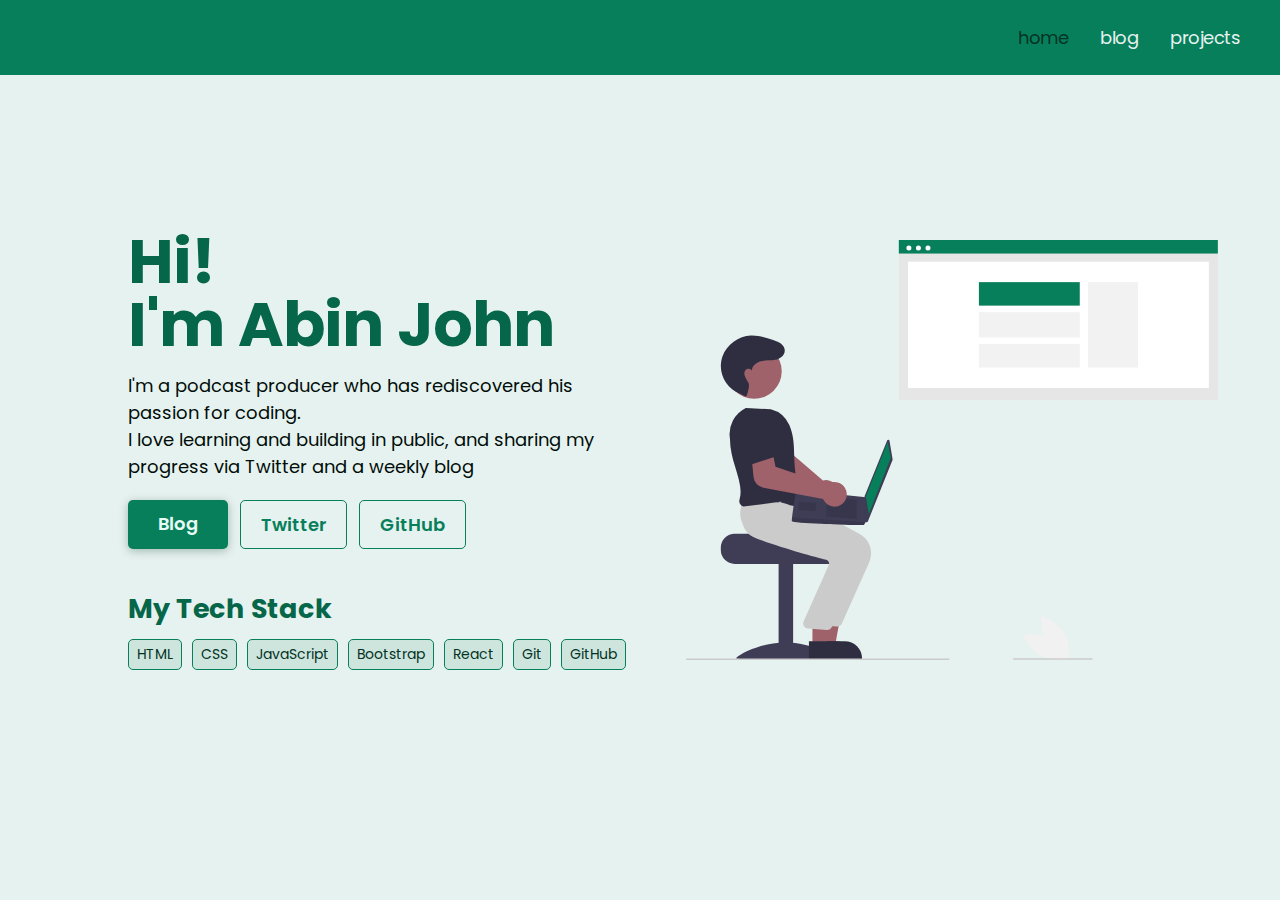
<file: index.html>
<!DOCTYPE html>
<html lang="en">
  <head>
    <meta charset="UTF-8" />
    <meta http-equiv="X-UA-Compatible" content="IE=edge" />
    <meta name="viewport" content="width=device-width, initial-scale=1.0" />
    <link rel="stylesheet" href="styles.css" />
    <title>Abin John</title>
  </head>
  <body>
    <header class="header">
      <nav>
        <ul class="inline non-bullets">
          <li><a href="#" class="link link-white link-active">home</a></li>
          <li><a href="/blogs.html" class="link link-white">blog</a></li>
          <li><a href="/projects.html" class="link link-white">projects</a></li>
        </ul>
      </nav>
    </header>
    <main class="main split centered">
      <div class="content-center">
        <section>
          <h1 class="section-punch">Hi!<br />I'm Abin John</h1>
          <p>
            I'm a podcast producer who has rediscovered his passion for coding.
          </p>
          <p class="m1">
            I love learning and building in public, and sharing my progress via
            Twitter and a weekly blog
          </p>
          <div class="btn-links m4">
            <a
              target="”_blank”"
              class="link link-btn link-btn-primary"
              href="https://abinjohn.in"
              >Blog</a
            >
            <a
              target="”_blank”"
              class="link link-btn link-btn-secondary"
              href="https://twitter.com/abin_john98"
              >Twitter</a
            >
            <a
              target="”_blank”"
              class="link link-btn link-btn-secondary"
              href="https://github.com/abinjohn123"
              >GitHub</a
            >
          </div>
          <div class="tech-stack">
            <h2 class="m1">My Tech Stack</h2>
            <ul class="tech-list">
              <li>HTML</li>
              <li>CSS</li>
              <li>JavaScript</li>
              <li>Bootstrap</li>
              <li>React</li>
              <li>Git</li>
              <li>GitHub</li>
            </ul>
          </div>
        </section>
      </div>
      <div class="content-center">
        <img
          class="img-hero"
          src="/images/hero.svg"
          alt="a man coding in front of a computer"
        />
      </div>
    </main>
  </body>
</html>
</file>
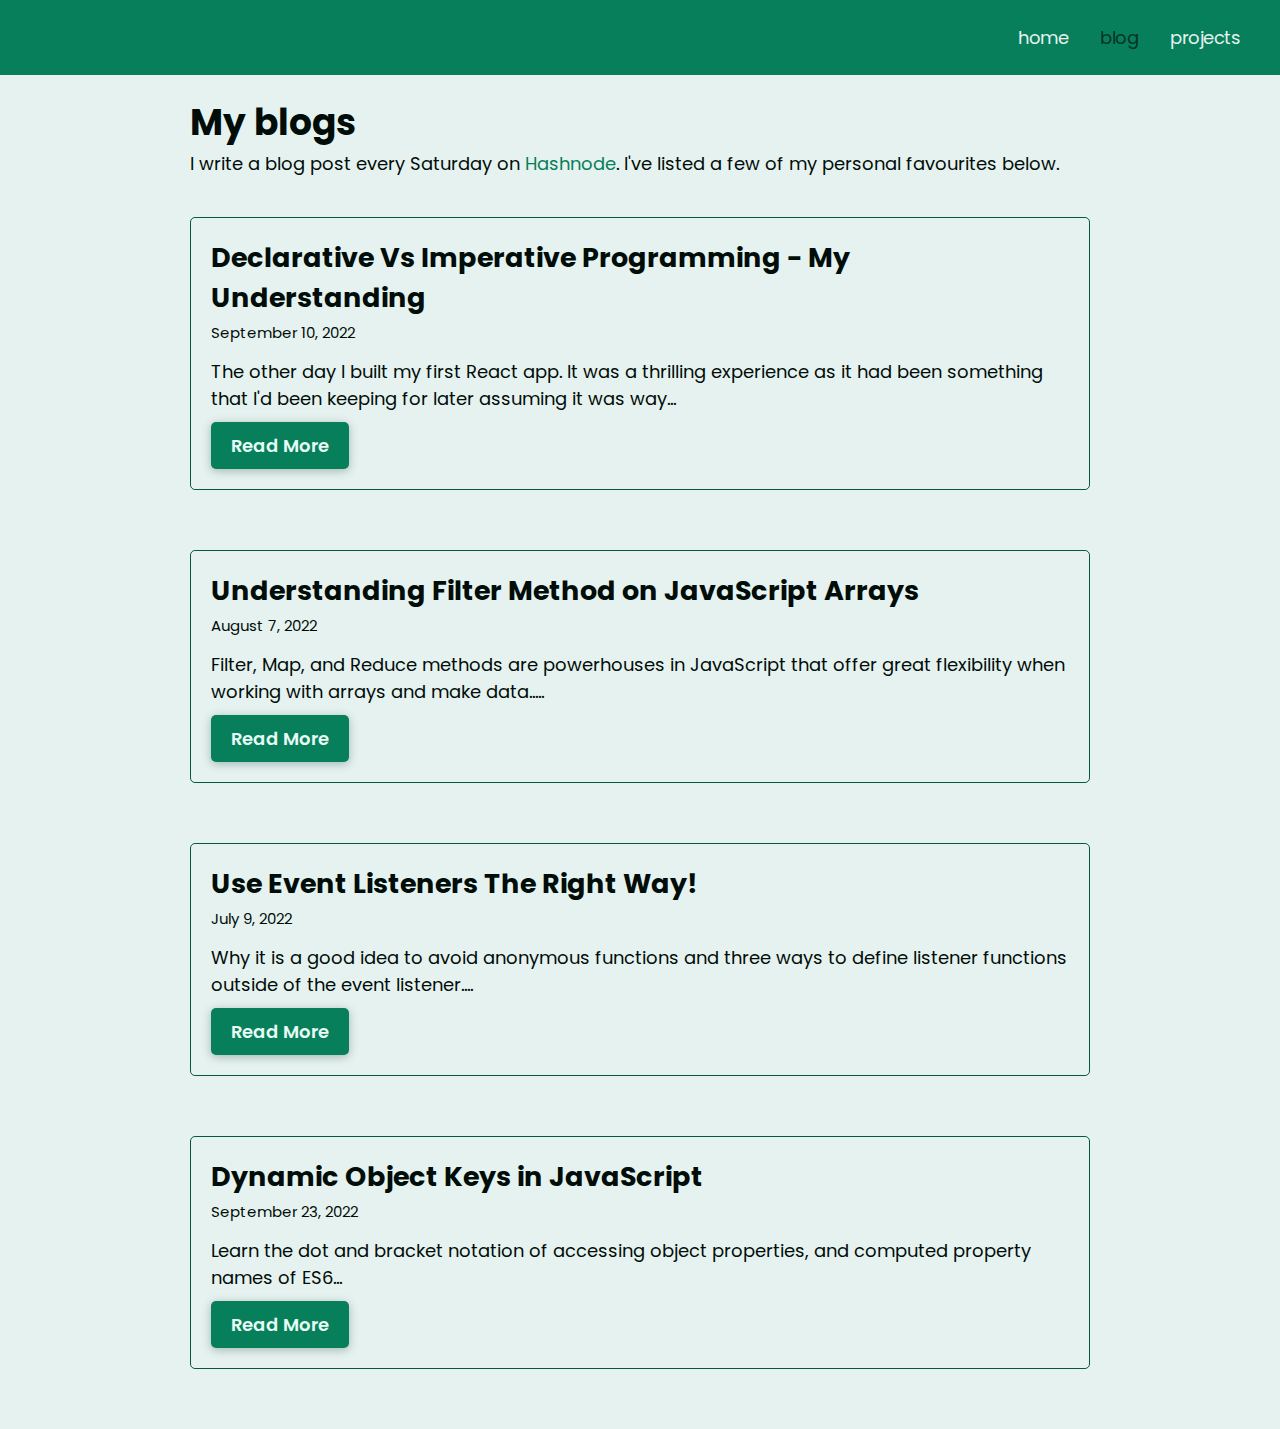
<file: blogs.html>
<!DOCTYPE html>
<html lang="en">
  <head>
    <meta charset="UTF-8" />
    <meta http-equiv="X-UA-Compatible" content="IE=edge" />
    <meta name="viewport" content="width=device-width, initial-scale=1.0" />
    <link rel="stylesheet" href="styles.css" />
    <title>Abin John | Blogs</title>
  </head>
  <body>
    <header class="header">
      <nav>
        <ul class="inline non-bullets">
          <li><a href="/index.html" class="link link-white">home</a></li>
          <li><a href="#" class="link link-white link-active">blog</a></li>
          <li><a href="/projects.html" class="link link-white">projects</a></li>
        </ul>
      </nav>
    </header>
    <div class="centered projects">
      <h1 class="projects-header">My blogs</h1>
      <p class="projects-text">
        I write a blog post every Saturday on
        <a class="link link-primary" href="https://abinjohn.in">Hashnode</a>.
        I've listed a few of my personal favourites below.
      </p>
      <ul class="projects-list">
        <li class="project-item">
          <h2 class="project-title">
            Declarative Vs Imperative Programming - My Understanding
          </h2>
          <small class="project-date">September 10, 2022</small>
          <p class="project-desc">
            The other day I built my first React app. It was a thrilling
            experience as it had been something that I'd been keeping for later
            assuming it was way...
          </p>
          <div class="btn-links">
            <a
              target="”_blank”"
              class="link link-btn link-btn-primary"
              href="https://abinjohn.in/dec-vs-imp"
              >Read More</a
            >
          </div>
        </li>
        <li class="project-item">
          <h2 class="project-title">
            Understanding Filter Method on JavaScript Arrays
          </h2>
          <small class="project-date">August 7, 2022</small>
          <p class="project-desc">
            Filter, Map, and Reduce methods are powerhouses in JavaScript that
            offer great flexibility when working with arrays and make data.....
          </p>
          <div class="btn-links">
            <a
              target="”_blank”"
              class="link link-btn link-btn-primary"
              href="https://abinjohn.in/understanding-filter-map-and-reduce-13"
              >Read More</a
            >
          </div>
        </li>
        <li class="project-item">
          <h2 class="project-title">Use Event Listeners The Right Way!</h2>
          <small class="project-date">July 9, 2022</small>
          <p class="project-desc">
            Why it is a good idea to avoid anonymous functions and three ways to
            define listener functions outside of the event listener....
          </p>
          <div class="btn-links">
            <a
              target="”_blank”"
              class="link link-btn link-btn-primary"
              href="https://abinjohn.in/use-event-listeners-the-right-way"
              >Read More</a
            >
          </div>
        </li>
        <li class="project-item">
          <h2 class="project-title">Dynamic Object Keys in JavaScript</h2>
          <small class="project-date">September 23, 2022</small>
          <p class="project-desc">
            Learn the dot and bracket notation of accessing object properties,
            and computed property names of ES6...
          </p>
          <div class="btn-links">
            <a
              target="”_blank”"
              class="link link-btn link-btn-primary"
              href="https://abinjohn.in/dynamic-object-keys"
              >Read More</a
            >
          </div>
        </li>
      </ul>
    </div>
  </body>
</html>
</file>
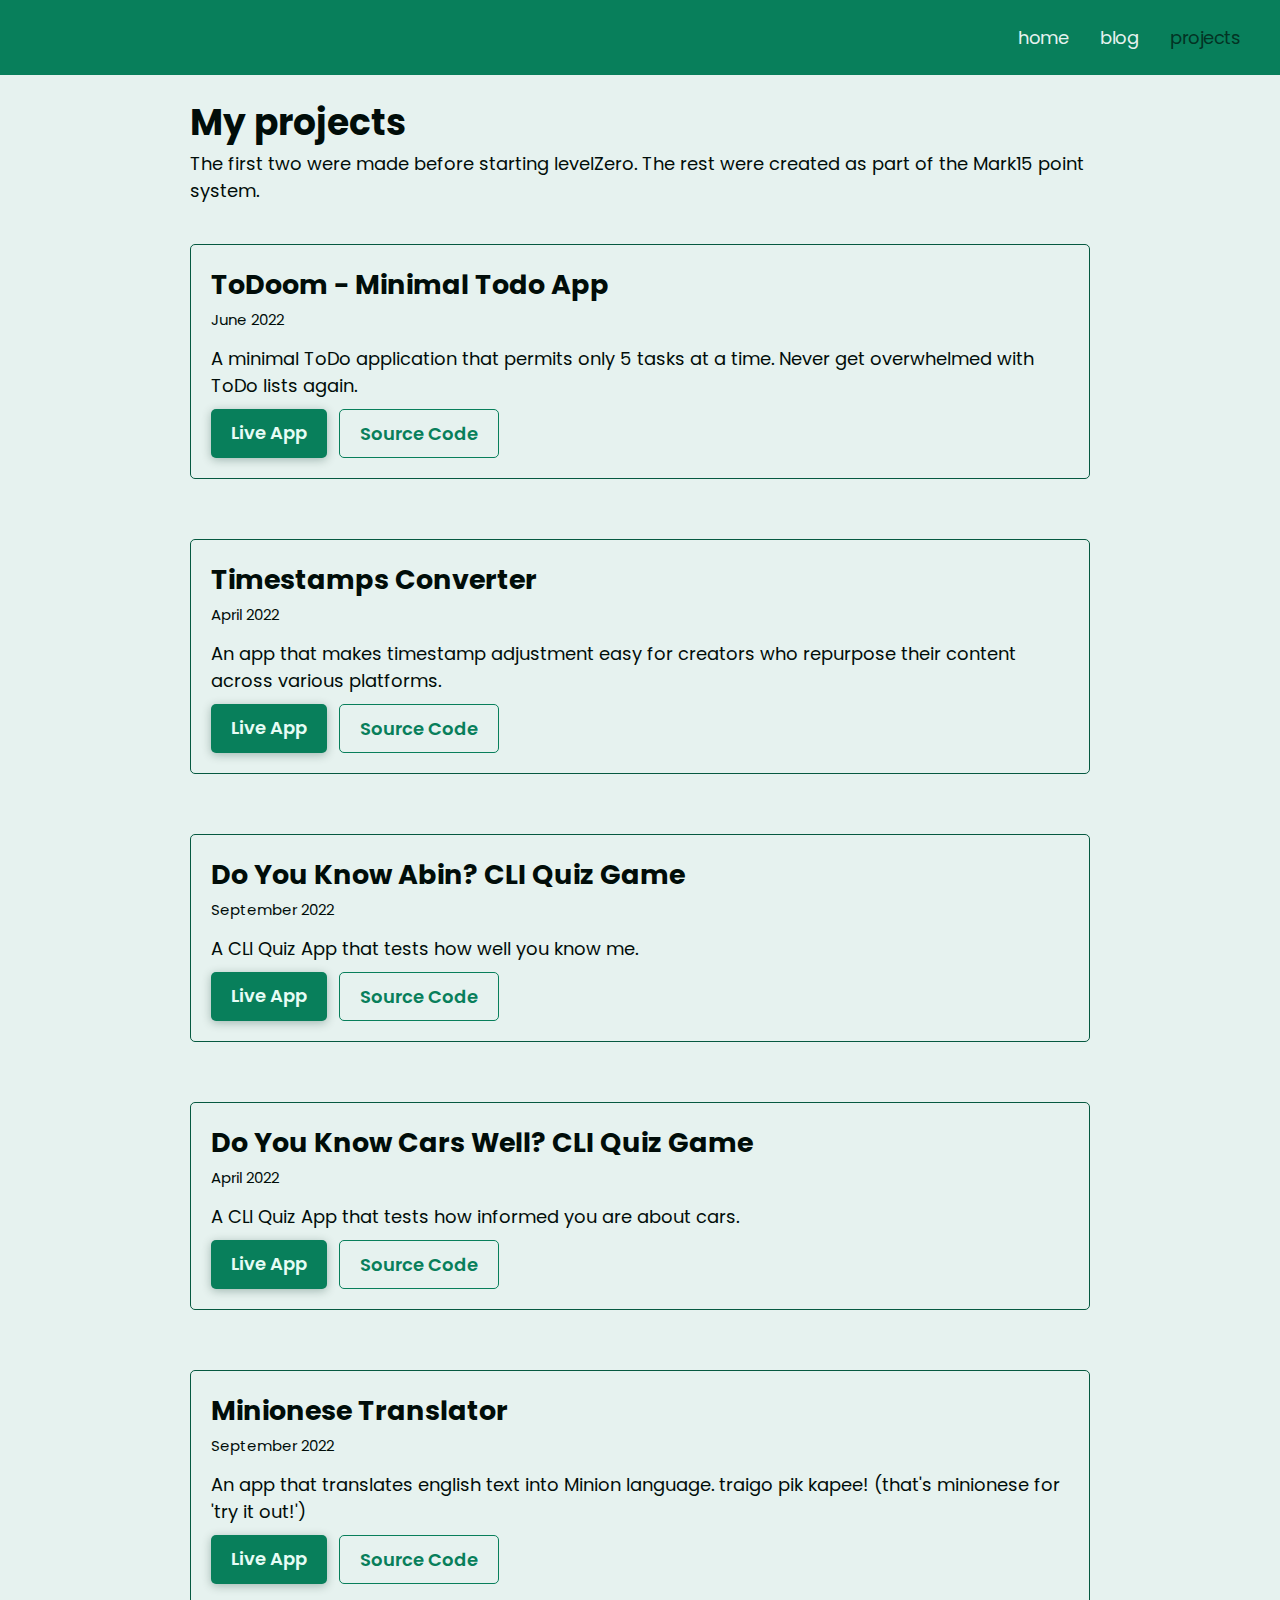
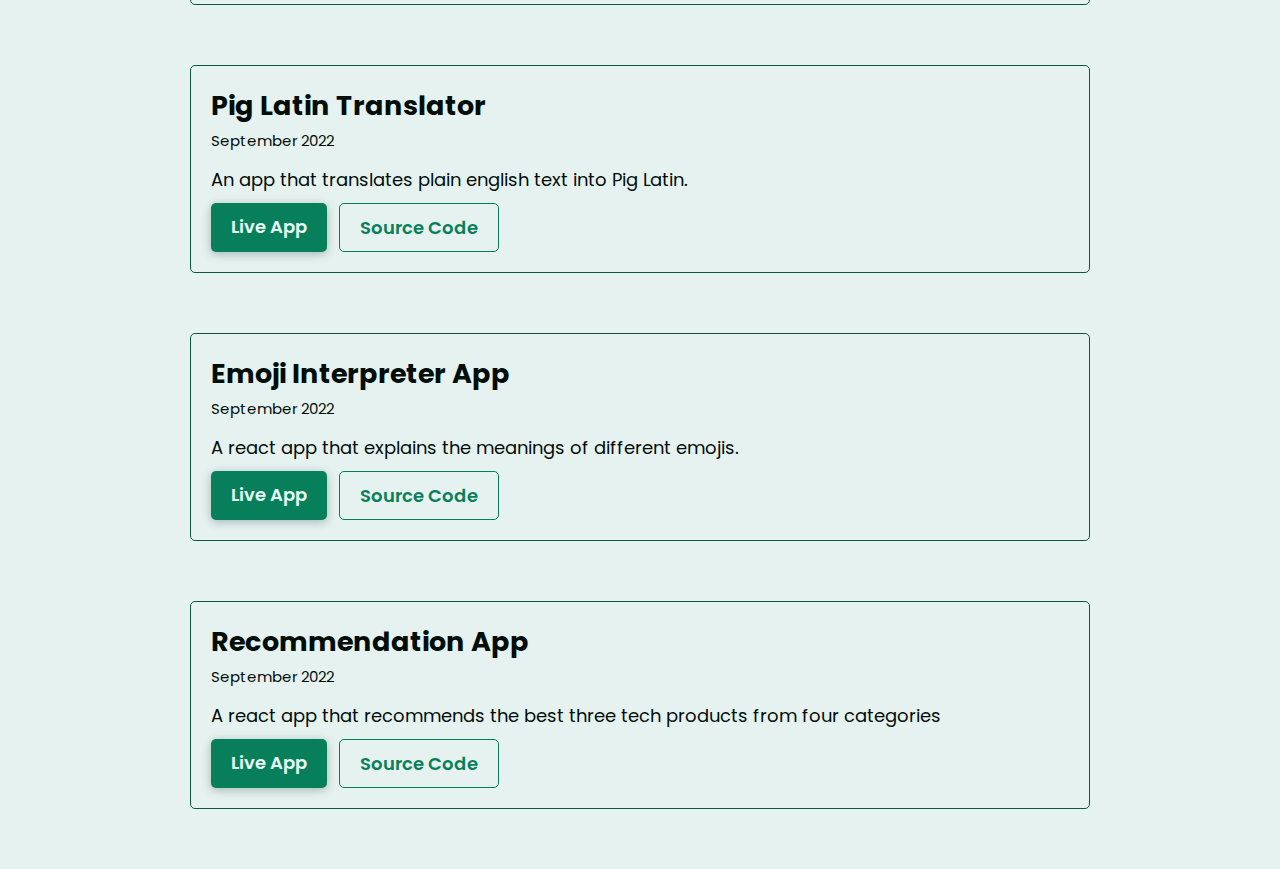
<file: projects.html>
<!DOCTYPE html>
<html lang="en">
  <head>
    <meta charset="UTF-8" />
    <meta http-equiv="X-UA-Compatible" content="IE=edge" />
    <meta name="viewport" content="width=device-width, initial-scale=1.0" />
    <link rel="stylesheet" href="styles.css" />
    <title>Abin John | Projects</title>
  </head>
  <body>
    <header class="header">
      <nav>
        <ul class="inline non-bullets">
          <li><a href="/index.html" class="link link-white">home</a></li>
          <li>
            <a href="/blogs.html" class="link link-white">blog</a>
          </li>
          <li><a href="#" class="link link-white link-active">projects</a></li>
        </ul>
      </nav>
    </header>
    <div class="centered projects">
      <h1 class="projects-header">My projects</h1>
      <p class="projects-text">
        The first two were made before starting levelZero. The rest were created
        as part of the Mark15 point system.
      </p>
      <ul class="projects-list">
        <li class="project-item">
          <h2 class="project-title">ToDoom - Minimal Todo App</h2>
          <small class="project-date">June 2022</small>
          <p class="project-desc">
            A minimal ToDo application that permits only 5 tasks at a time.
            Never get overwhelmed with ToDo lists again.
          </p>
          <div class="btn-links">
            <a
              target="”_blank”"
              class="link link-btn link-btn-primary"
              href="https://abinjohn123.github.io/todoom-app/"
              >Live App</a
            >
            <a
              target="”_blank”"
              class="link link-btn link-btn-secondary"
              href="https://github.com/abinjohn123/todoom-app"
              >Source Code</a
            >
          </div>
        </li>
        <li class="project-item">
          <h2 class="project-title">Timestamps Converter</h2>
          <small class="project-date">April 2022</small>
          <p class="project-desc">
            An app that makes timestamp adjustment easy for creators who
            repurpose their content across various platforms.
          </p>
          <div class="btn-links">
            <a
              target="”_blank”"
              class="link link-btn link-btn-primary"
              href="https://abinjohn123.github.io/timestamp-converter/"
              >Live App</a
            >
            <a
              target="”_blank”"
              class="link link-btn link-btn-secondary"
              href="https://github.com/abinjohn123/timestamp-converter"
              >Source Code</a
            >
          </div>
        </li>
        <li class="project-item">
          <h2 class="project-title">Do You Know Abin? CLI Quiz Game</h2>
          <small class="project-date">September 2022</small>
          <p class="project-desc">
            A CLI Quiz App that tests how well you know me.
          </p>
          <div class="btn-links">
            <a
              target="”_blank”"
              class="link link-btn link-btn-primary"
              href="https://replit.com/@abinjohn123/ngc-mark-one?embed=1&output=1"
              >Live App</a
            >
            <a
              target="”_blank”"
              class="link link-btn link-btn-secondary"
              href="https://github.com/abinjohn123/neoG-mark-1"
              >Source Code</a
            >
          </div>
        </li>
        <li class="project-item">
          <h2 class="project-title">Do You Know Cars Well? CLI Quiz Game</h2>
          <small class="project-date">April 2022</small>
          <p class="project-desc">
            A CLI Quiz App that tests how informed you are about cars.
          </p>
          <div class="btn-links">
            <a
              target="”_blank”"
              class="link link-btn link-btn-primary"
              href="https://replit.com/@abinjohn123/ngc-mark-two?embed=1&output=1"
              >Live App</a
            >
            <a
              target="”_blank”"
              class="link link-btn link-btn-secondary"
              href="https://github.com/abinjohn123/neoG-mark-2"
              >Source Code</a
            >
          </div>
        </li>
        <li class="project-item">
          <h2 class="project-title">Minionese Translator</h2>
          <small class="project-date">September 2022</small>
          <p class="project-desc">
            An app that translates english text into Minion language. traigo pik
            kapee! (that's minionese for 'try it out!')
          </p>
          <div class="btn-links">
            <a
              target="”_blank”"
              class="link link-btn link-btn-primary"
              href="https://abinjohn-minion-translator.netlify.app/"
              >Live App</a
            >
            <a
              target="”_blank”"
              class="link link-btn link-btn-secondary"
              href="https://github.com/abinjohn123/neoG-mark-6"
              >Source Code</a
            >
          </div>
        </li>
        <li class="project-item">
          <h2 class="project-title">Pig Latin Translator</h2>
          <small class="project-date">September 2022</small>
          <p class="project-desc">
            An app that translates plain english text into Pig Latin.
          </p>
          <div class="btn-links">
            <a
              target="”_blank”"
              class="link link-btn link-btn-primary"
              href="https://abinjohn-pig-latin-translator.netlify.app/"
              >Live App</a
            >
            <a
              target="”_blank”"
              class="link link-btn link-btn-secondary"
              href="https://github.com/abinjohn123/neoG-mark-7"
              >Source Code</a
            >
          </div>
        </li>
        <li class="project-item">
          <h2 class="project-title">Emoji Interpreter App</h2>
          <small class="project-date">September 2022</small>
          <p class="project-desc">
            A react app that explains the meanings of different emojis.
          </p>
          <div class="btn-links">
            <a
              target="”_blank”"
              class="link link-btn link-btn-primary"
              href="https://abinjohn-emoji-interpreter.netlify.app/"
              >Live App</a
            >
            <a
              target="”_blank”"
              class="link link-btn link-btn-secondary"
              href="https://github.com/abinjohn123/neoG-mark-8/tree/main"
              >Source Code</a
            >
          </div>
        </li>
        <li class="project-item">
          <h2 class="project-title">Recommendation App</h2>
          <small class="project-date">September 2022</small>
          <p class="project-desc">
            A react app that recommends the best three tech products from four
            categories
          </p>
          <div class="btn-links">
            <a
              target="”_blank”"
              class="link link-btn link-btn-primary"
              href="https://abinjohn-neog-top3tech.netlify.app/"
              >Live App</a
            >
            <a
              target="”_blank”"
              class="link link-btn link-btn-secondary"
              href="https://github.com/abinjohn123/neoG-mark-9"
              >Source Code</a
            >
          </div>
        </li>
      </ul>
    </div>
  </body>
</html>
</file>
<file: styles.css>
@import url('https://fonts.googleapis.com/css2?family=Poppins:wght@400;500;600;700&display=swap');

:root {
  --primary: #087f5b;

  --prim-shade-1: #066649;
  --prim-shade-2: #065940;
  --prim-shade-3: #033324;
  --prim-tint-1: #e6fcf5;
  --prim-bg: #cee5de;

  --text-clr: #010d09;
  --bg-clr: #e6f2ef;
}

* {
  box-sizing: border-box;
  margin: 0;
  padding: 0;
}

html {
  font-size: 62.5%;
}

body {
  font-family: 'Poppins', sans-serif;
  font-size: 1.8rem;
  background-color: var(--bg-clr);
  color: var(--text-clr);
  height: 100vh;
}

.header {
  background-color: var(--primary);
  padding: 2.4rem 4rem;
}

.m1 {
  margin-bottom: 1rem;
}

.m4 {
  margin-bottom: 4rem;
}

/* container styling */
.main {
  height: 90%;
}

.centered {
  width: 80vw;
  margin: auto;
  padding-bottom: 6rem;
}

.split {
  display: flex;
  gap: 6rem;
  align-items: center;
  justify-content: space-between;
}

.content-center {
  display: flex;
  justify-content: center;
  align-items: center;
}

.tech-stack h2 {
  color: var(--prim-shade-1);
}

/* List styling */
.inline {
  display: flex;
  justify-content: flex-end;
  align-items: center;
  gap: 3.2rem;
  letter-spacing: -0.5px;
}

.non-bullets > li {
  list-style: none;
}

.tech-list {
  display: flex;
  gap: 1rem;
  list-style: none;
}

.tech-list li {
  font-size: 1.4rem;
  padding: 0.4rem 0.8rem;
  border: 1px solid var(--primary);
  border-radius: 5px;
  background-color: var(--prim-bg);
  color: var(--prim-shade-3);
}

/* Link styling */
.link {
  text-decoration: none;
}

.link-primary {
  color: var(--primary);
}

.link-white {
  color: var(--bg-clr);
}
.link-white:hover,
.link-active {
  color: var(--prim-shade-3);
}

.btn-links {
  display: flex;
  gap: 1.2rem;
}

.link-btn {
  display: inline-block;
  margin-top: 1rem;
  font-weight: 600;
  min-width: 10rem;
  text-align: center;
}
.link-btn-primary {
  background-color: var(--primary);
  color: var(--prim-tint-1);
  padding: 1rem 2rem;
  border-radius: 0.5rem;
  box-shadow: 0 2px 10px 0 rgba(3, 51, 36, 0.3);
}
.link-btn-secondary {
  border: 1px solid var(--primary);
  color: var(--primary);
  padding: 1rem 2rem;
  border-radius: 0.5rem;
}

/* section styling */
.section-punch {
  color: var(--prim-shade-1);
  font-size: 6.2rem;
  font-weight: 700;
  margin-bottom: 1.6rem;
  line-height: 1.02;
  letter-spacing: -1.1px;
  word-spacing: 2px;
}

/* Image style */
.img-hero {
  height: 42rem;
}

/* Projects page styling */
.projects {
  max-width: 90rem;
}

.projects-header {
  margin-top: 2rem;
}
.projects-text {
  margin-bottom: 4rem;
}

.projects-list {
  list-style: none;
  display: flex;
  flex-direction: column;
  gap: 6rem;
}

.project-item {
  border: solid 1px var(--prim-shade-2);
  padding: 2rem;
  border-radius: 0.5rem;
}

.project-title {
  color: var(--text-clr);
}
.project-date {
  display: inline-block;
  margin-bottom: 1.4rem;
}
</file>
